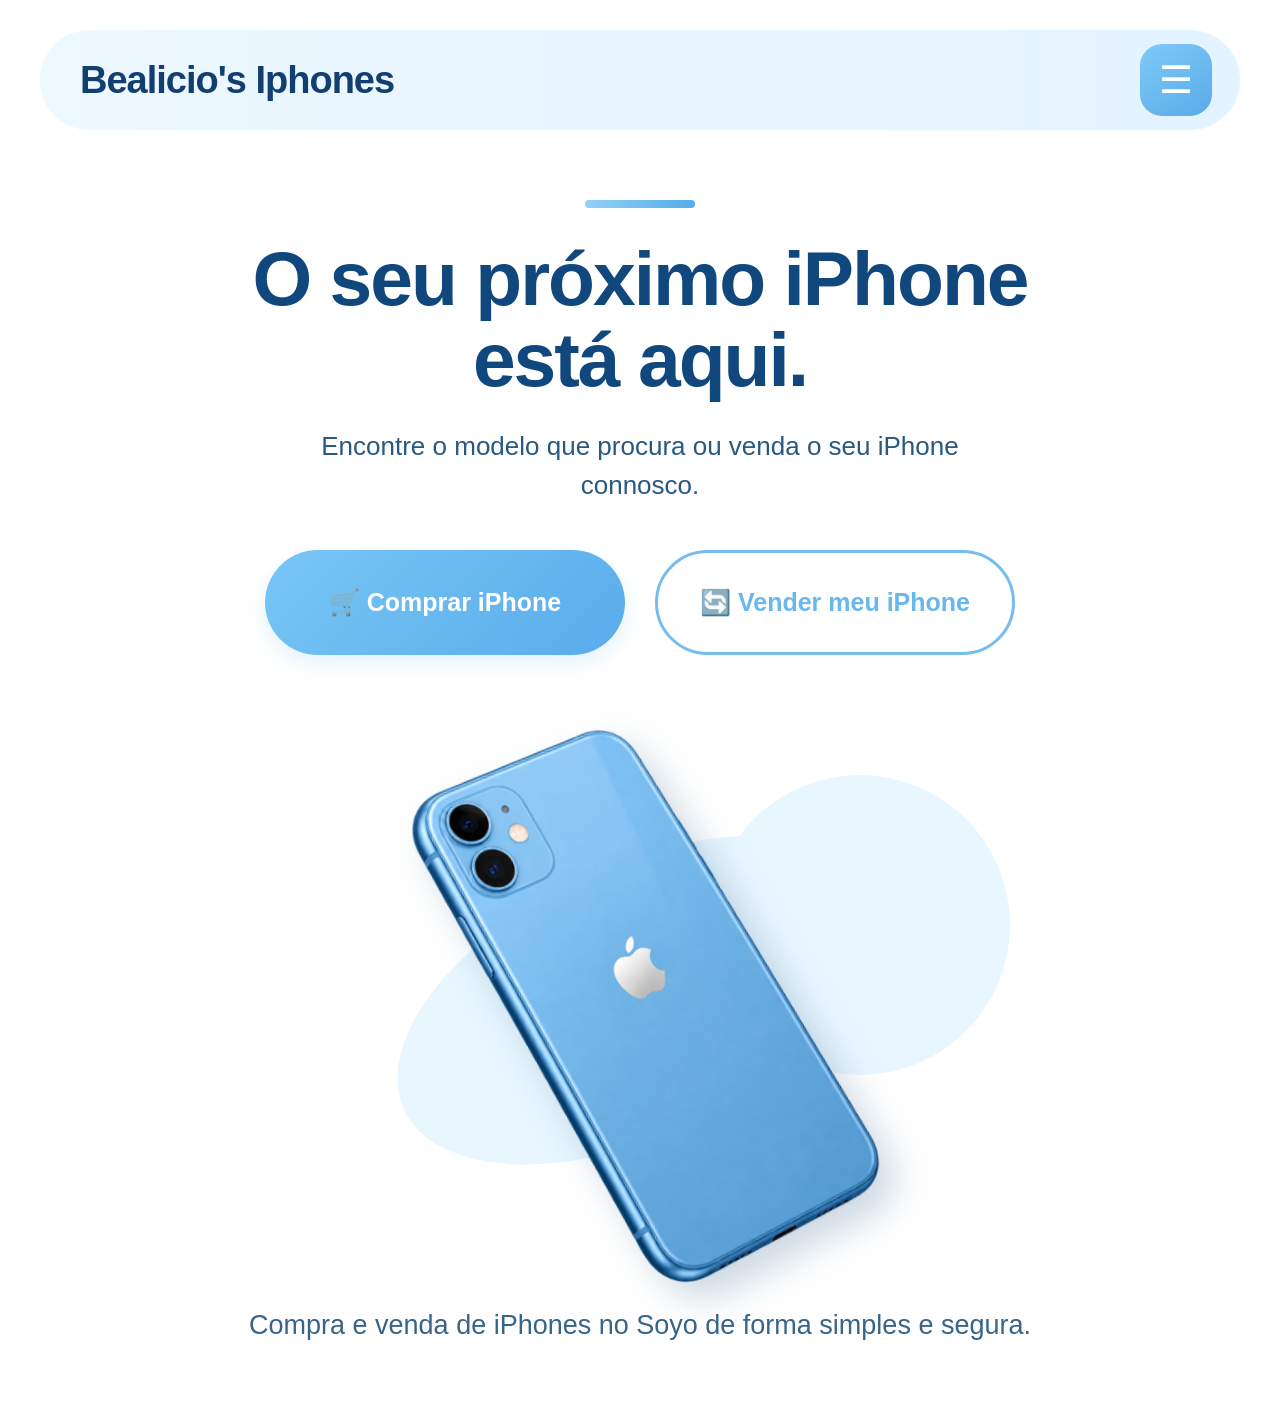
<file: index.html>
<!DOCTYPE html>
<html lang="pt">
<head>
    <meta charset="UTF-8">
    <meta name="viewport" content="width=device-width, initial-scale=1.0">

    <title>Bealicio's Iphones</title>

    <link rel="stylesheet" href="estilo.css">
</head>

<body>
    
<header>
    <div>
        <h1>Bealicio's Iphones</h1>

        <button id="menu-btn">☰</button>
    </div>
</header>

<nav id="menu">
    <a href="#">Início</a>
    <a href="comprar.html">Comprar iPhone</a>
    <a href="https://wa.me/244948347827">Vender meu iPhone</a>
</nav>

<main>

    <section>
        <h2>O seu próximo iPhone está aqui.</h2>

        <p>Encontre o modelo que procura ou venda o seu iPhone connosco.</p>
        <div>
         <a href="comprar.html" class="btn-comprar">🛒 Comprar iPhone</a>

          <a href="https://wa.me/244948347827" class="btn-vender">🔄 Vender meu iPhone</a>
        </div>
    </section>

    <section>
     <img src="imagens/iphone-11_PNG.png" alt="iPhone 11">
    </section>

    <section>
     <p>Compra e venda de iPhones no Soyo de forma simples e segura.</p>
    </section>

</main>
<script src="script.js"></script>
</body>
</html>
</file>
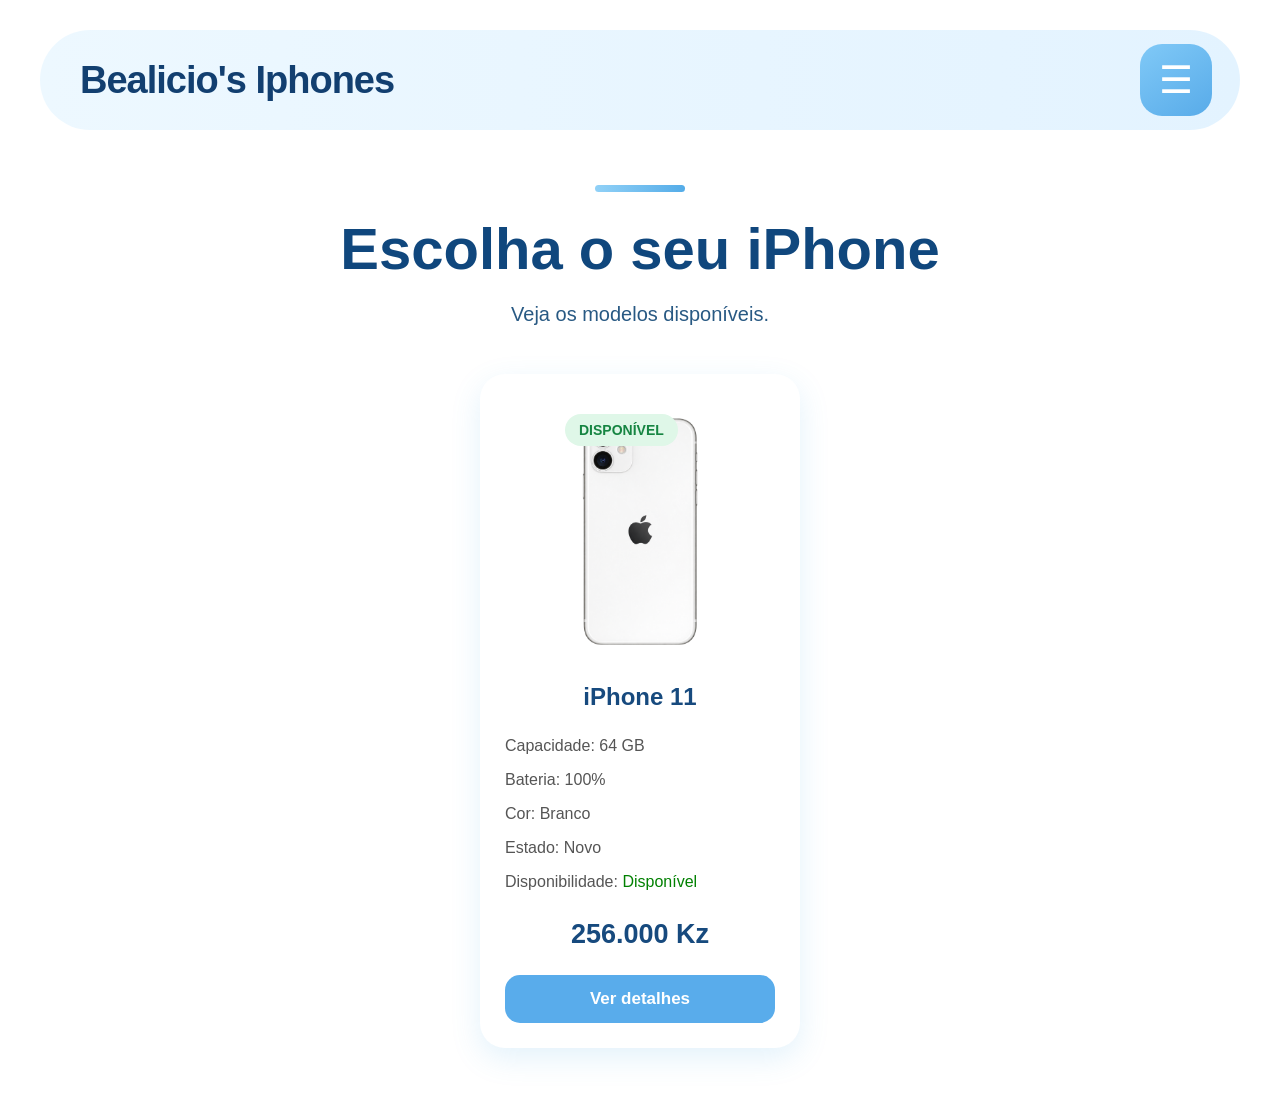
<file: comprar.html>
<!DOCTYPE html>
<html lang="pt">
<head>
    <meta charset="UTF-8">
    <meta name="viewport" content="width=device-width, initial-scale=1.0">

    <title>Comprar iPhone | Bealicio's Iphones</title>

    <link rel="stylesheet" href="estilo.css">
</head>

<body>

    <header>
        <div>
            <h1>Bealicio's Iphones</h1>

            <button id="menu-btn">☰</button>
        </div>
    </header>

    <nav id="menu">
     <a href="index.html">Início</a>
     <a href="#">Comprar iPhone</a>
     <a href="https://wa.me/244948347827">Vender meu iPhone</a>
    </nav>

    <main>

        <section>
            <h2>Escolha o seu iPhone</h2>

            <p>Veja os modelos disponíveis.</p>
        </section>

        <section class="catalogo">

    <div class="card-iphone">

        <div class="imagem-produto">

         <img src="imagens/iphone_11_normal_branco.png" alt="iPhone 11">
         <span id="estado-iphone-11"></span>
        </div>

       <h3 data-produto="modelo"></h3>

        <p>Capacidade: <span data-produto="capacidade"></span></p>

        <p>Bateria: <span data-produto="bateria"></span></p>

<p>Cor: <span data-produto="cor"></span></p>

<p>Estado: <span data-produto="estado"></span></p>

<p>Disponibilidade: <span id="disponibilidade-iphone-11"></span></p>

<strong data-produto="preco"></strong>

        <a id="detalhes-iphone-11" href="iphone-11.html">Ver detalhes</a>

    </div>

</section>

    </main>

    <script src="script.js"></script>

</body>
</html>
</file>
<file: estilo.css>
/* ==============================
   RESET
============================== */
* { margin: 0; padding: 0; box-sizing: border-box; }
html { scroll-behavior: smooth; }
body { font-family: Arial, Helvetica, sans-serif; background: #ffffff; color: #174a7e; overflow-x: hidden; }

/* ==============================
   CABEÇALHO
============================== */
header { position: relative; width: calc(100% - 60px); max-width: 1200px; height: 100px; margin: 30px auto 0; background: linear-gradient(90deg,#edf8ff,#e3f3ff); border-radius: 55px; display: flex; align-items: center; padding: 0 28px 0 40px; }
header > div { width: 100%; display: flex; align-items: center; justify-content: space-between; }
header h1 { font-size: 38px; font-weight: 700; color: #123f70; letter-spacing: -1px; }
header button { width: 72px; height: 72px; border: none; border-radius: 22px; background: linear-gradient(145deg,#80c9f7,#58abe9); color: white; font-size: 38px; display: flex; align-items: center; justify-content: center; cursor: pointer; transition: .3s ease; }
header button:hover { transform: scale(1.05); }

/* ==============================
   MENU
============================== */
#menu { position: absolute; top: 87px; right: 20px; z-index: 1000; background: white; padding: 20px; border-radius: 20px; box-shadow: 0 10px 30px rgba(70,170,230,.15); visibility: hidden; opacity: 0; transform: translateY(-10px); transition: opacity .25s ease, transform .25s ease, visibility .25s; }
#menu.aberto { visibility: visible; opacity: 1; transform: translateY(0); }
#menu a { display: block; padding: 12px 18px; color: #174a7e; text-decoration: none; font-size: 18px; font-weight: 600; border-radius: 12px; transition: .2s ease; }
#menu a:hover { background: #e8f6ff; }

/* =========================================================
   PÁGINA INICIAL
   Só afeta a página sem catálogo e sem detalhes.
========================================================= */
body:not(:has(.catalogo)):not(:has(.detalhes-iphone)) main > section:first-child { text-align: center; padding-top: 70px; }
body:not(:has(.catalogo)):not(:has(.detalhes-iphone)) main > section:first-child::before { content: ""; display: block; width: 110px; height: 8px; margin: 0 auto 30px; border-radius: 20px; background: linear-gradient(90deg,#91d1f7,#54ace8); }
body:not(:has(.catalogo)):not(:has(.detalhes-iphone)) main > section:first-child h2 { max-width: 900px; margin: 0 auto; font-size: clamp(45px,6vw,78px); line-height: 1.05; font-weight: 800; letter-spacing: -2px; color: #10477d; }
body:not(:has(.catalogo)):not(:has(.detalhes-iphone)) main > section:first-child p { max-width: 700px; margin: 28px auto 0; padding: 0 20px; font-size: 26px; line-height: 1.5; color: #285983; }
body:not(:has(.catalogo)):not(:has(.detalhes-iphone)) main > section:first-child > div { display: flex; justify-content: center; align-items: center; gap: 30px; margin-top: 45px; }

.btn-comprar, .btn-vender { display: inline-flex; width: 360px; height: 105px; align-items: center; justify-content: center; border-radius: 60px; font-size: 25px; font-weight: 700; text-decoration: none; transition: all .3s ease; }
.btn-comprar { color: white; background: linear-gradient(135deg,#79c6f5,#59aceb); box-shadow: 0 8px 20px rgba(70,170,230,.15); }
.btn-vender { border: 3px solid #75bdf0; color: #69b8ed; background: white; }
.btn-comprar:hover, .btn-vender:hover { transform: translateY(-5px); }
.btn-comprar:hover { box-shadow: 0 15px 30px rgba(70,170,230,.25); }
.btn-vender:hover { background: #f3fbff; }

body:not(:has(.catalogo)):not(:has(.detalhes-iphone)) main > section:nth-child(2) { position: relative; width: 100%; max-width: 900px; height: 650px; margin: 20px auto 0; display: flex; align-items: center; justify-content: center; }
body:not(:has(.catalogo)):not(:has(.detalhes-iphone)) main > section:nth-child(2)::before { content: ""; position: absolute; width: 520px; height: 270px; background: #e7f6ff; border-radius: 50%; transform: rotate(-25deg); z-index: -1; }
body:not(:has(.catalogo)):not(:has(.detalhes-iphone)) main > section:nth-child(2)::after { content: ""; position: absolute; width: 300px; height: 300px; right: 80px; top: 100px; background: #e8f6ff; border-radius: 50%; z-index: -1; }
body:not(:has(.catalogo)):not(:has(.detalhes-iphone)) main > section:nth-child(2) img { width: 430px; max-width: 65%; display: block; transform: rotate(-14deg); filter: drop-shadow(12px 20px 18px rgba(0,60,110,.20)); transition: .5s ease; }
body:not(:has(.catalogo)):not(:has(.detalhes-iphone)) main > section:nth-child(2) img:hover { transform: rotate(-10deg) scale(1.04); }
body:not(:has(.catalogo)):not(:has(.detalhes-iphone)) main > section:nth-child(3) { text-align: center; margin: -20px auto 80px; padding: 0 25px; }
body:not(:has(.catalogo)):not(:has(.detalhes-iphone)) main > section:nth-child(3) p { max-width: 850px; margin: 0 auto; font-size: 27px; line-height: 1.5; color: #38648a; }

/* =========================================================
   PÁGINA COMPRAR
========================================================= */
body:has(.catalogo) main > section:first-child { text-align: center; padding: 55px 20px 10px; }
body:has(.catalogo) main > section:first-child::before { content: ""; display: block; width: 90px; height: 7px; margin: 0 auto 25px; border-radius: 20px; background: linear-gradient(90deg,#91d1f7,#54ace8); }
body:has(.catalogo) main > section:first-child h2 { max-width: 900px; margin: 0 auto; font-size: clamp(38px,5vw,58px); line-height: 1.1; color: #10477d; }
body:has(.catalogo) main > section:first-child p { margin: 18px auto 0; padding: 0 20px; font-size: 20px; line-height: 1.5; color: #285983; }

.catalogo { width: 100%; margin: 35px auto 70px; display: flex; align-items: flex-start; justify-content: center; }
.catalogo::before, .catalogo::after { display: none; }
.card-iphone { width: 320px; padding: 25px; background: white; border-radius: 25px; box-shadow: 0 10px 30px rgba(70,170,230,.15); text-align: center; display: flex; flex-direction: column; align-items: center; }
.card-iphone img { width: 180px; height: 260px; object-fit: contain; margin: 0 auto 20px; transform: none; } 
.imagem-produto { position: relative; }
.imagem-produto img { transition: .3s ease; }
.produto-esgotado img { filter: grayscale(100%); opacity: .55; }
#estado-iphone-11 { position: absolute; top: 15px; left: 15px; padding: 8px 14px; border-radius: 20px; font-size: 14px; font-weight: 700; }
#estado-iphone-11.esgotado { background: #eeeeee; color: #555; }
#estado-iphone-11.disponivel { background: #dff7e8; color: #168542; }
.card-iphone h3 { color: #174a7e; font-size: 24px; margin-bottom: 18px; }
.card-iphone p { width: 100%; color: #555; font-size: 16px; margin: 8px 0; text-align: left; }
.card-iphone strong { display: block; margin: 20px 0; font-size: 27px; color: #174a7e; }
.card-iphone a {
    display: block;
    width: 100%;
    padding: 14px;
    margin-top: 5px;
    background: #59aceb;
    color: white;
    border-radius: 15px;
    text-decoration: none;
    text-align: center;
    font-size: 17px;
    font-weight: 700;
    transition: .25s ease;
}

.card-iphone a:hover {
    background: #3d9bdc;
    transform: translateY(-3px);
}

/* BOTÃO QUANDO O IPHONE ESTÁ ESGOTADO */

.card-iphone a.botao-desativado {
    background: #bdbdbd;
    color: white;
    cursor: not-allowed;
    pointer-events: none;
}

.card-iphone a.botao-desativado:hover {
    background: #bdbdbd;
    transform: none;
}
/* =========================================================
   PÁGINA DE DETALHES
========================================================= */
.detalhes-iphone { width: calc(100% - 40px); max-width: 1150px; margin: 60px auto; padding: 40px; background: white; border-radius: 30px; box-shadow: 0 10px 30px rgba(70,170,230,.15); display: grid; grid-template-columns: minmax(0,1fr) minmax(0,1fr); gap: 50px; align-items: start; text-align: left; }
.detalhes-iphone::before { display: none; }
.detalhes-iphone > .imagem-detalhes { width: 100%; min-height: 560px; display: flex; align-items: center; justify-content: center; background: #eaf7ff; border-radius: 25px; overflow: hidden; }
.detalhes-iphone > .imagem-detalhes img { display: block; width: min(350px,80%); height: 500px; object-fit: contain; margin: 0; transform: none; filter: drop-shadow(10px 18px 15px rgba(0,60,110,.15)); }
.detalhes-iphone > div:not(.imagem-detalhes) { width: 100%; display: block; min-width: 0; }
.detalhes-iphone h2 { max-width: none; margin: 0 0 25px; font-size: 42px; line-height: 1.1; color: #174a7e; letter-spacing: -1px; }
.detalhes-iphone p { width: 100%; color: #555; font-size: 17px; line-height: 1.6; margin: 10px 0; }
.detalhes-iphone strong { display: block; color: #174a7e; font-size: 32px; margin: 28px 0; }
.detalhes-iphone > div:not(.imagem-detalhes) > a { display: block; width: 100%; padding: 16px; text-align: center; background: #59aceb; color: white; border-radius: 15px; text-decoration: none; font-weight: bold; transition: .25s ease; }
.detalhes-iphone > div:not(.imagem-detalhes) > a:hover { background: #3d9bdc; transform: translateY(-3px); }
.detalhes-iphone h3 { color: #174a7e; font-size: 24px; margin-top: 35px; margin-bottom: 15px; }
/* ==============================
   GALERIA DO PRODUTO
============================== */

.galeria-iphone {
    width: 100%;
    margin-top: 20px;
}

.foto-principal {
    display: flex;
    align-items: center;
    justify-content: center;
    gap: 15px;
}

.foto-principal img {
    width: 430px;
    height: 430px;
    object-fit: contain;
    border-radius: 20px;
    background: #eaf7ff;
}

.foto-principal button {
    width: 45px;
    height: 45px;
    border: none;
    border-radius: 50%;
    background: #59aceb;
    color: white;
    font-size: 32px;
    line-height: 1;
    cursor: pointer;
    transition: .2s ease;
}

.foto-principal button:hover {
    background: #3d9bdc;
    transform: scale(1.08);
}

/* MINIATURAS */

.miniaturas {
    display: flex;
    justify-content: center;
    gap: 12px;
    margin-top: 15px;
}

.miniatura {
    width: 75px;
    height: 75px;
    object-fit: cover;
    border-radius: 12px;
    cursor: pointer;
    border: 3px solid transparent;
    opacity: .65;
    transition: .2s ease;
}

.miniatura:hover {
    opacity: 1;
}

.miniatura.ativa {
    border-color: #59aceb;
    opacity: 1;
}
.galeria-iphone img { width: 100%; height: 130px; object-fit: cover; border-radius: 15px; background: #eaf7ff; }

/* =========================================================
   TABLET
========================================================= */
@media (max-width: 900px) {
    header { width: calc(100% - 30px); height: 85px; margin-top: 20px; padding: 0 20px 0 25px; box-shadow: 0 8px 25px rgba(70,170,230,.08); }
    header h1 { font-size: 28px; }
    header button { width: 60px; height: 60px; font-size: 30px; border-radius: 18px; }

    body:not(:has(.catalogo)):not(:has(.detalhes-iphone)) main > section:first-child { padding-top: 50px; }
    body:not(:has(.catalogo)):not(:has(.detalhes-iphone)) main > section:first-child h2 { font-size: 55px; padding: 0 25px; }
    body:not(:has(.catalogo)):not(:has(.detalhes-iphone)) main > section:first-child p { font-size: 21px; }
    body:not(:has(.catalogo)):not(:has(.detalhes-iphone)) main > section:first-child > div { flex-direction: column; gap: 18px; }
    .btn-comprar, .btn-vender { width: min(90%,430px); height: 90px; font-size: 21px; }
    body:not(:has(.catalogo)):not(:has(.detalhes-iphone)) main > section:nth-child(2) { height: 500px; }
    body:not(:has(.catalogo)):not(:has(.detalhes-iphone)) main > section:nth-child(2) img { width: 350px; }

    .detalhes-iphone { grid-template-columns: minmax(0,1fr) minmax(0,1fr); gap: 30px; padding: 25px; }
    .detalhes-iphone > .imagem-detalhes { min-height: 480px; }
    .detalhes-iphone > .imagem-detalhes img { height: 430px; }
    .detalhes-iphone h2 { font-size: 36px; }
    .detalhes-iphone p { font-size: 16px; }
    .galeria-iphone { grid-template-columns: repeat(2,1fr); }
}

/* =========================================================
   TELEMÓVEL
========================================================= */
@media (max-width: 700px) {
    header { width: calc(100% - 24px); height: 70px; margin-top: 12px; border-radius: 40px; padding: 0 15px 0 20px; box-shadow: 0 8px 25px rgba(70,170,230,.08); }
    header h1 { font-size: 20px; letter-spacing: 0; }
    header button { width: 50px; height: 50px; font-size: 25px; border-radius: 15px; }

    #menu { top: 75px; right: 12px; max-width: calc(100vw - 24px); }
    #menu a { font-size: 16px; }

    body:not(:has(.catalogo)):not(:has(.detalhes-iphone)) main > section:first-child { padding-top: 40px; }
    body:not(:has(.catalogo)):not(:has(.detalhes-iphone)) main > section:first-child::before { width: 80px; height: 6px; margin-bottom: 25px; }
    body:not(:has(.catalogo)):not(:has(.detalhes-iphone)) main > section:first-child h2 { font-size: 42px; letter-spacing: -1px; padding: 0 20px; }
    body:not(:has(.catalogo)):not(:has(.detalhes-iphone)) main > section:first-child p { font-size: 18px; margin-top: 20px; }
    body:not(:has(.catalogo)):not(:has(.detalhes-iphone)) main > section:nth-child(2) { height: 420px; margin-top: 10px; }
    body:not(:has(.catalogo)):not(:has(.detalhes-iphone)) main > section:nth-child(2)::before { width: 320px; height: 180px; }
    body:not(:has(.catalogo)):not(:has(.detalhes-iphone)) main > section:nth-child(2)::after { width: 200px; height: 200px; right: 10px; top: 90px; }
    body:not(:has(.catalogo)):not(:has(.detalhes-iphone)) main > section:nth-child(2) img { width: 290px; max-width: 75%; }
    body:not(:has(.catalogo)):not(:has(.detalhes-iphone)) main > section:nth-child(3) { margin-top: -5px; margin-bottom: 50px; }
    body:not(:has(.catalogo)):not(:has(.detalhes-iphone)) main > section:nth-child(3) p { font-size: 18px; line-height: 1.5; }

    body:has(.catalogo) main > section:first-child { padding: 40px 15px 10px; }
    body:has(.catalogo) main > section:first-child h2 { font-size: 38px; }
    body:has(.catalogo) main > section:first-child p { font-size: 18px; }
    .catalogo { margin: 25px auto 50px; padding: 0 15px; }
    .card-iphone { width: min(100%,340px); }

    .detalhes-iphone { width: calc(100% - 24px); margin: 30px auto 50px; padding: 15px; grid-template-columns: 1fr; gap: 25px; border-radius: 25px; }
    .detalhes-iphone > .imagem-detalhes { min-height: 420px; border-radius: 20px; }
    .detalhes-iphone > .imagem-detalhes img { width: min(260px,80%); height: 390px; }
    .detalhes-iphone h2 { font-size: 34px; }
    .detalhes-iphone h3 { font-size: 22px; }
    .detalhes-iphone strong { font-size: 28px; }
    .galeria-iphone { grid-template-columns: 1fr; }
    .galeria-iphone img { height: 220px; }
}

/* =================================
   RESPONSIVIDADE — TELEMÓVEL
   ================================= */

@media (max-width: 768px) {

    /* Conteúdo principal */
    main {
        width: 100%;
        padding: 20px 15px;
    }


    /* Cabeçalho */
    header {
        padding: 15px;
    }

    header h1 {
        font-size: 24px;
    }


    /* Menu */
    nav#menu {
        width: 100%;
    }

    nav#menu a {
        display: block;
        width: 100%;
        padding: 14px 10px;
        text-align: center;
    }


    /* Página de detalhes */
    .detalhes-iphone {
        grid-template-columns: 1fr;
        gap: 25px;
    }


    /* Imagem do produto */
    .imagem-detalhes img {
        width: 100%;
        max-width: 320px;
        height: auto;
        display: block;
        margin: 0 auto;
    }


    /* Galeria */
    .foto-principal {
        gap: 8px;
    }

    .foto-principal img {
        width: 100%;
        max-width: 280px;
        height: 280px;
    }


    /* Setas da galeria */
    .foto-principal button {
        width: 40px;
        height: 40px;
        font-size: 26px;
        flex-shrink: 0;
    }


    /* Miniaturas */
    .miniaturas {
        gap: 8px;
    }

    .miniatura {
        width: 65px;
        height: 65px;
    }


    /* Texto */
    .detalhes-iphone h2 {
        font-size: 28px;
    }

    .detalhes-iphone h3 {
        font-size: 20px;
    }

    .detalhes-iphone p {
        font-size: 16px;
        line-height: 1.5;
    }


    /* Botão comprar */
    #botao-comprar {
        display: block;
        width: 100%;
        text-align: center;
        padding: 14px;
    }
}
</file>
